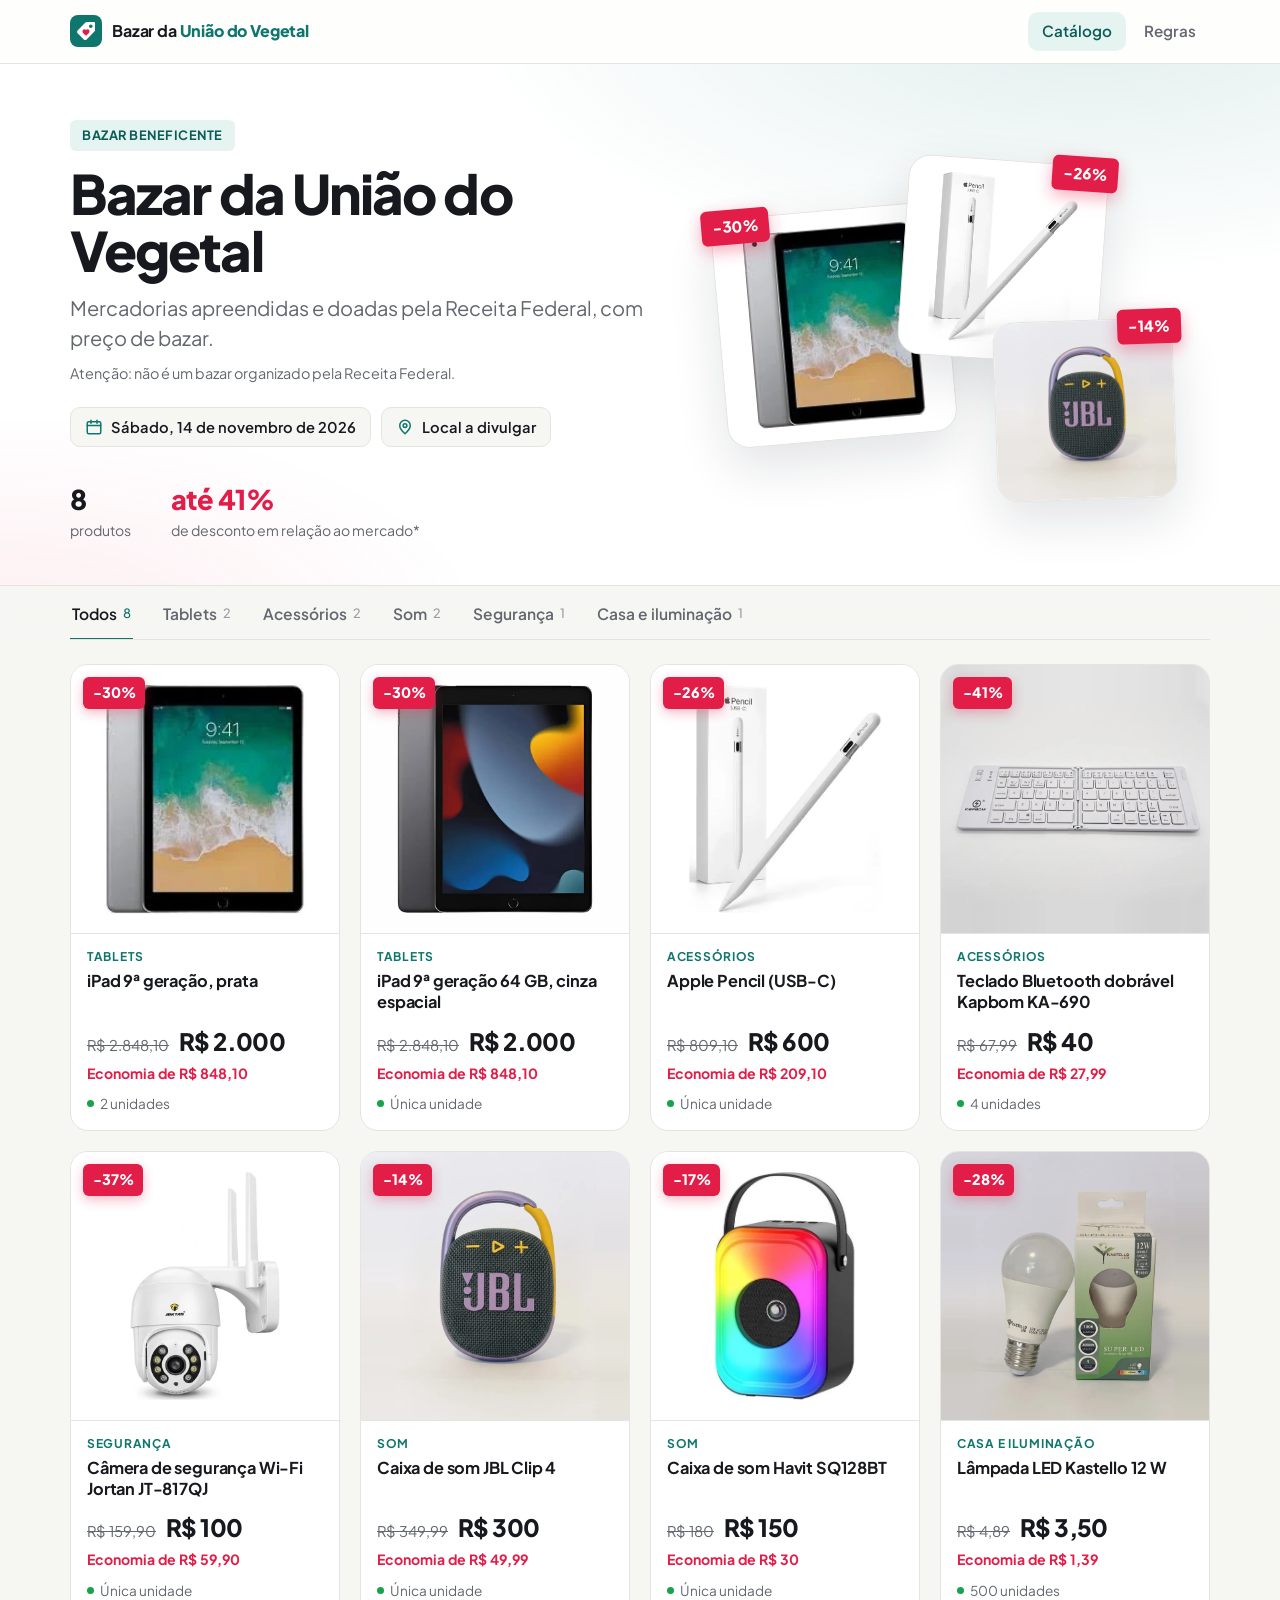
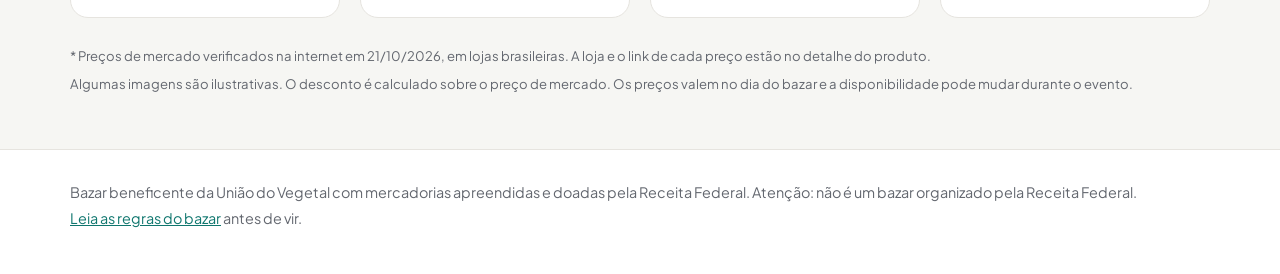
<file: index.html>
<!doctype html>
<html lang="pt-BR">
<head>
  <meta charset="utf-8">
  <meta name="viewport" content="width=device-width, initial-scale=1">
  <title>Bazar da União do Vegetal | Catálogo</title>
  <meta name="description" content="Catálogo do Bazar da União do Vegetal: bazar beneficente com mercadorias apreendidas e doadas pela Receita Federal, com preço de bazar.">
  <meta property="og:title" content="Bazar da União do Vegetal">
  <meta property="og:description" content="Bazar beneficente com mercadorias apreendidas e doadas pela Receita Federal. Sábado, 14 de novembro. Veja o catálogo.">
  <meta property="og:type" content="website">
  <meta name="theme-color" content="#ffffff">
  <link rel="icon" href="assets/img/icone.svg" type="image/svg+xml">
  <link rel="preconnect" href="https://fonts.googleapis.com">
  <link rel="preconnect" href="https://fonts.gstatic.com" crossorigin>
  <link href="https://fonts.googleapis.com/css2?family=Plus+Jakarta+Sans:wght@400;500;600;700;800&display=swap" rel="stylesheet">
  <link rel="stylesheet" href="assets/css/estilo.css">
  <script type="module" src="assets/js/catalogo.js"></script>
</head>
<body>
  <header class="topo">
    <div class="topo__dentro">
      <a class="marca" href="./">
        <img src="assets/img/icone.svg" alt="" width="32" height="32">
        <span>Bazar da <b>União do Vegetal</b></span>
      </a>
      <nav class="menu" aria-label="Principal">
        <a href="./" aria-current="page">Catálogo</a>
        <a href="regras.html">Regras</a>
      </nav>
    </div>
  </header>

  <main>
    <section class="hero">
      <div class="hero__dentro">
        <div class="hero__texto">
        <p class="hero__selo">Bazar beneficente</p>
        <h1 data-campo="nome">Bazar da União do Vegetal</h1>
        <p class="hero__chamada" data-campo="chamada">Mercadorias apreendidas e doadas pela Receita Federal, com preço de bazar.</p>
        <p class="hero__aviso">Atenção: não é um bazar organizado pela Receita Federal.</p>
        <ul class="hero__info" id="info"></ul>
        <dl class="numeros" id="numeros"></dl>
        </div>
        <div class="vitrine" id="vitrine" aria-hidden="true"></div>
      </div>
    </section>

    <section class="catalogo" aria-labelledby="titulo-catalogo">
      <h2 id="titulo-catalogo" class="sr">Produtos</h2>
      <div class="barra">
        <div class="barra__dentro">
          <div class="abas" id="categorias" role="tablist" aria-label="Categorias"></div>
        </div>
      </div>

      <div class="grade" id="grade" aria-live="polite"></div>
      <p class="vazio" id="vazio" hidden>Nenhum produto nesta categoria.</p>

      <p class="nota" id="verificado" hidden></p>
      <p class="nota" id="nota"></p>
    </section>
  </main>

  <footer class="rodape">
    <div class="rodape__dentro">
      <p data-campo="aviso"></p>
      <p><a href="regras.html">Leia as regras do bazar</a> antes de vir.</p>
    </div>
  </footer>

  <dialog class="detalhe" id="detalhe" aria-labelledby="detalhe-nome">
    <div class="detalhe__caixa" id="detalhe-conteudo"></div>
  </dialog>
</body>
</html>
</file>
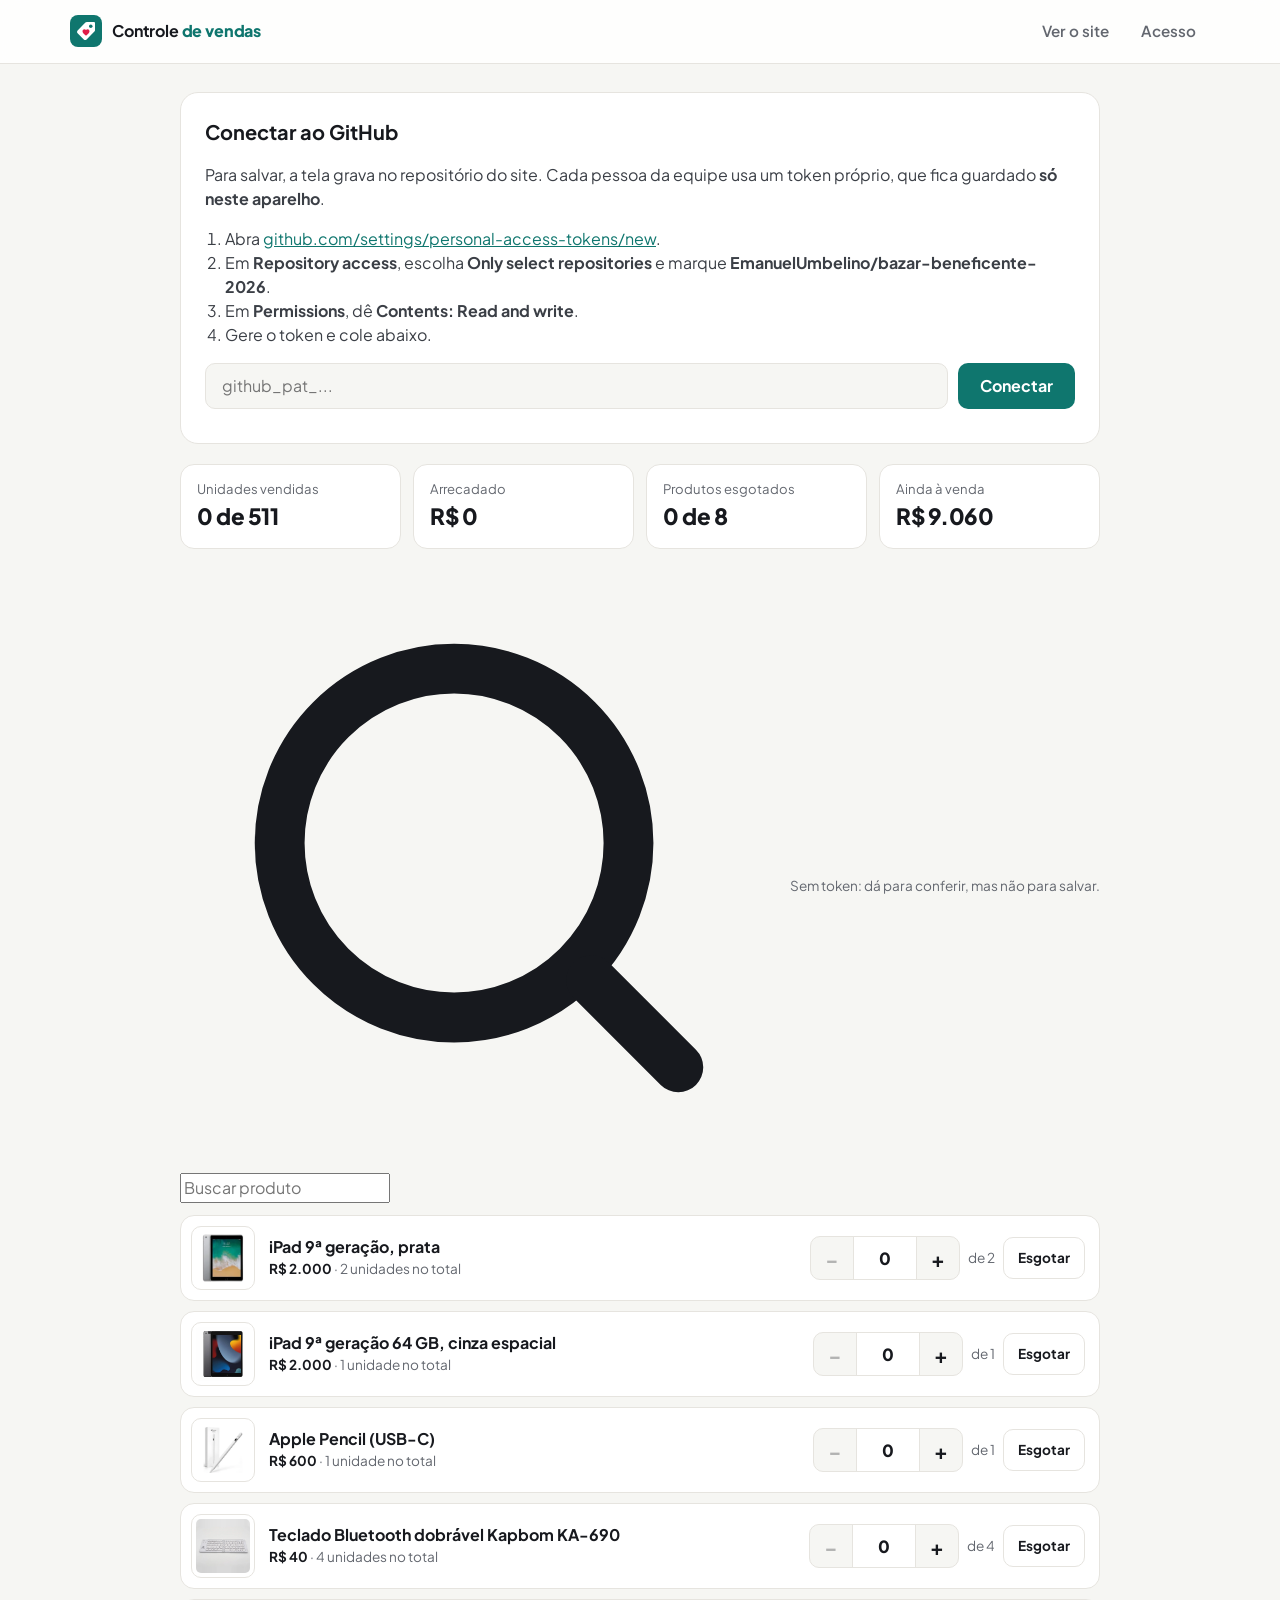
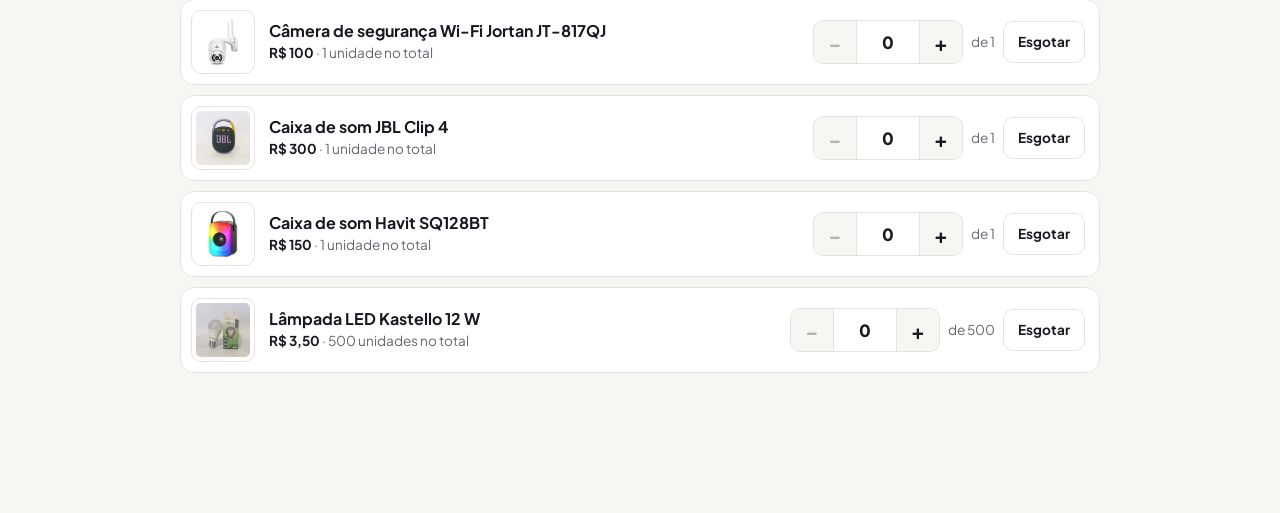
<file: admin.html>
<!doctype html>
<html lang="pt-BR">
<head>
  <meta charset="utf-8">
  <meta name="viewport" content="width=device-width, initial-scale=1">
  <meta name="robots" content="noindex, nofollow">
  <title>Controle de vendas | Bazar da União do Vegetal</title>
  <meta name="theme-color" content="#ffffff">
  <link rel="icon" href="assets/img/icone.svg" type="image/svg+xml">
  <link rel="preconnect" href="https://fonts.googleapis.com">
  <link rel="preconnect" href="https://fonts.gstatic.com" crossorigin>
  <link href="https://fonts.googleapis.com/css2?family=Plus+Jakarta+Sans:wght@400;500;600;700;800&display=swap" rel="stylesheet">
  <link rel="stylesheet" href="assets/css/estilo.css">
  <link rel="stylesheet" href="assets/css/admin.css">
  <script type="module" src="assets/js/admin.js"></script>
</head>
<body>
  <header class="topo">
    <div class="topo__dentro">
      <a class="marca" href="./">
        <img src="assets/img/icone.svg" alt="" width="32" height="32">
        <span>Controle <b>de vendas</b></span>
      </a>
      <nav class="menu" aria-label="Principal">
        <a href="./" target="_blank" rel="noopener">Ver o site</a>
        <button type="button" class="menu__botao" id="abrir-acesso">Acesso</button>
      </nav>
    </div>
  </header>

  <main class="painel">
    <section class="acesso" id="acesso" hidden>
      <h2>Conectar ao GitHub</h2>
      <p>Para salvar, a tela grava no repositório do site. Cada pessoa da equipe usa um token próprio, que fica guardado <b>só neste aparelho</b>.</p>
      <ol>
        <li>Abra <a href="https://github.com/settings/personal-access-tokens/new" target="_blank" rel="noopener">github.com/settings/personal-access-tokens/new</a>.</li>
        <li>Em <b>Repository access</b>, escolha <b>Only select repositories</b> e marque <b id="nome-repo">o repositório do bazar</b>.</li>
        <li>Em <b>Permissions</b>, dê <b>Contents: Read and write</b>.</li>
        <li>Gere o token e cole abaixo.</li>
      </ol>
      <form id="form-token" class="acesso__form">
        <input id="token" type="password" placeholder="github_pat_..." autocomplete="off" required aria-label="Token do GitHub">
        <button class="botao" type="submit">Conectar</button>
      </form>
      <p class="acesso__sair" id="sair-linha" hidden>Conectado. <button type="button" class="link" id="sair">Desconectar este aparelho</button></p>
      <p class="acesso__msg" id="acesso-msg" role="status"></p>
    </section>

    <section class="resumo" id="resumo" aria-label="Resumo"></section>

    <div class="painel__barra">
      <label class="busca">
        <svg viewBox="0 0 24 24" aria-hidden="true"><circle cx="11" cy="11" r="7"/><path d="m20 20-3.5-3.5"/></svg>
        <input id="busca" type="search" placeholder="Buscar produto" autocomplete="off" aria-label="Buscar produto">
      </label>
      <p class="painel__fonte" id="fonte"></p>
    </div>

    <div class="linhas" id="linhas"></div>
  </main>

  <div class="salvar" id="salvar" hidden>
    <div class="salvar__dentro">
      <p id="salvar-texto"></p>
      <div class="salvar__botoes">
        <button type="button" class="botao botao--claro" id="desfazer">Desfazer</button>
        <button type="button" class="botao" id="gravar">Salvar</button>
      </div>
    </div>
  </div>

  <div class="aviso-flutuante" id="toast" role="status" hidden></div>
</body>
</html>
</file>
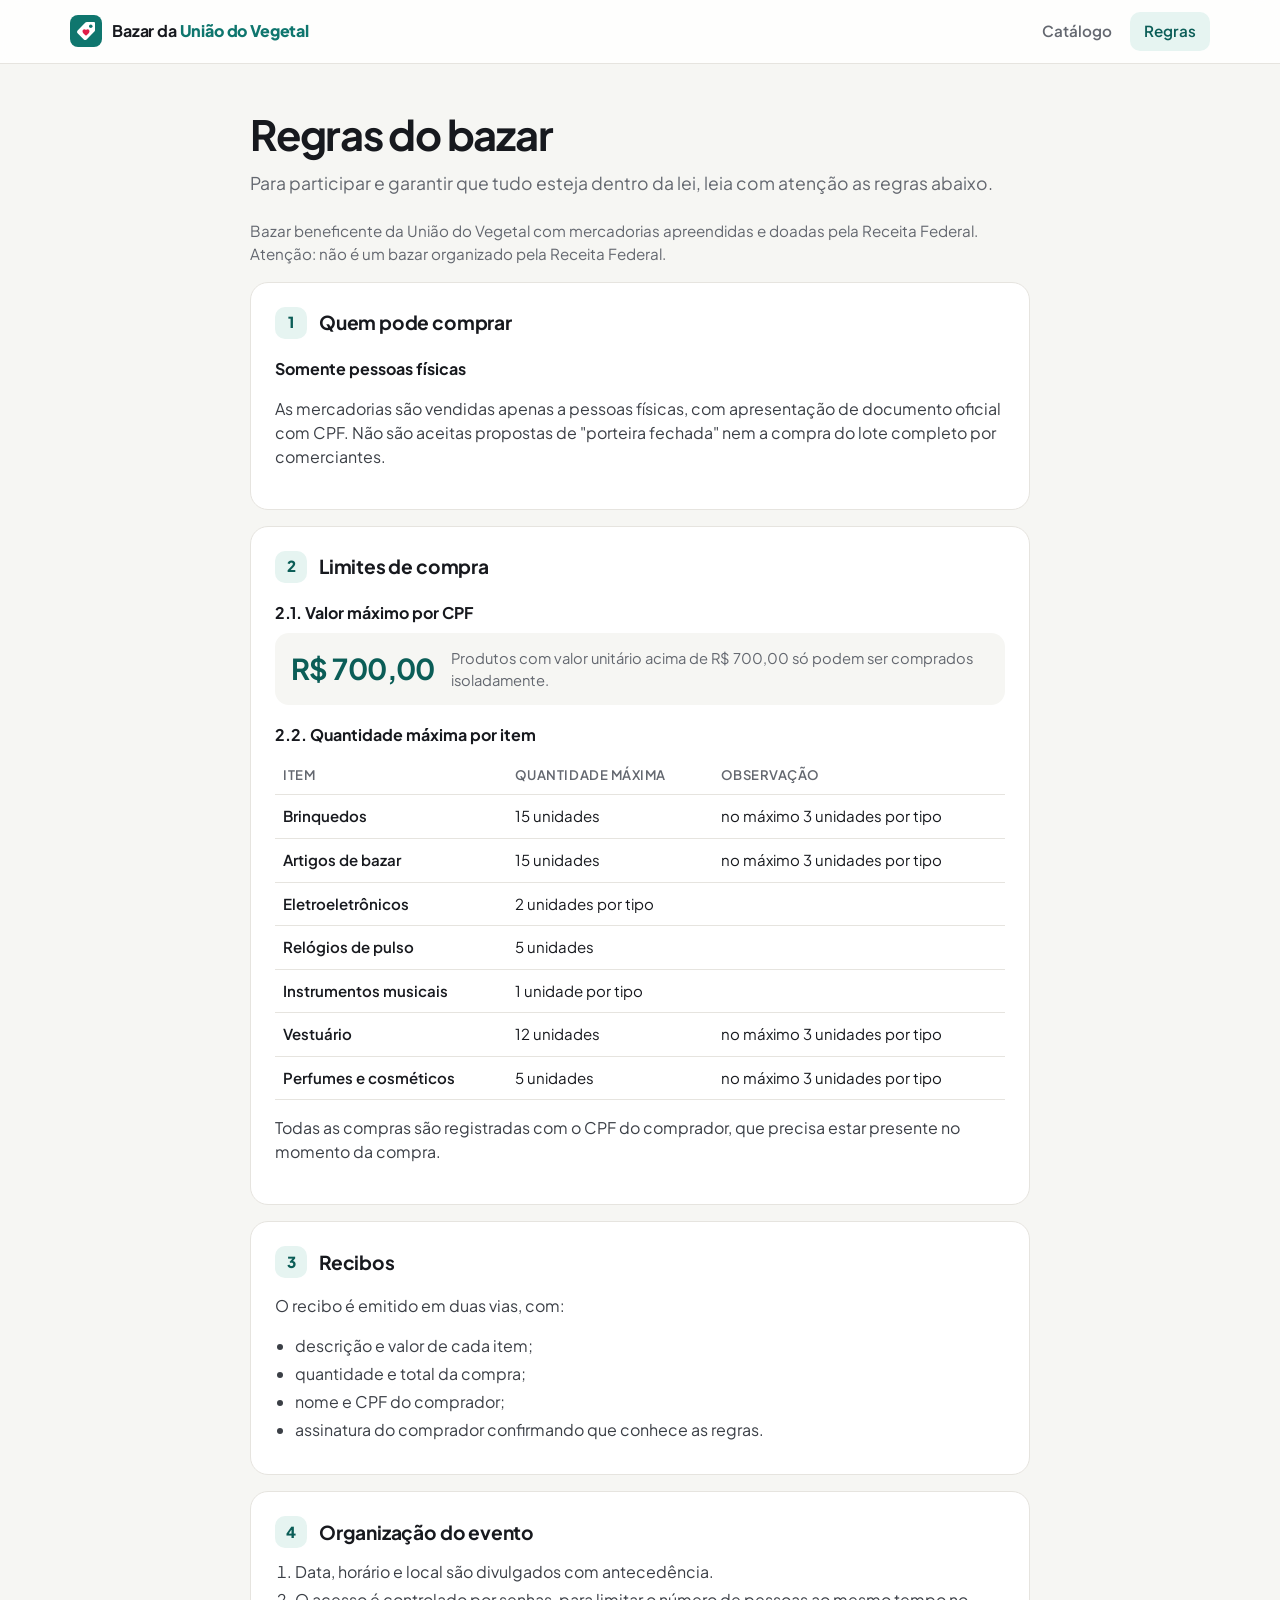
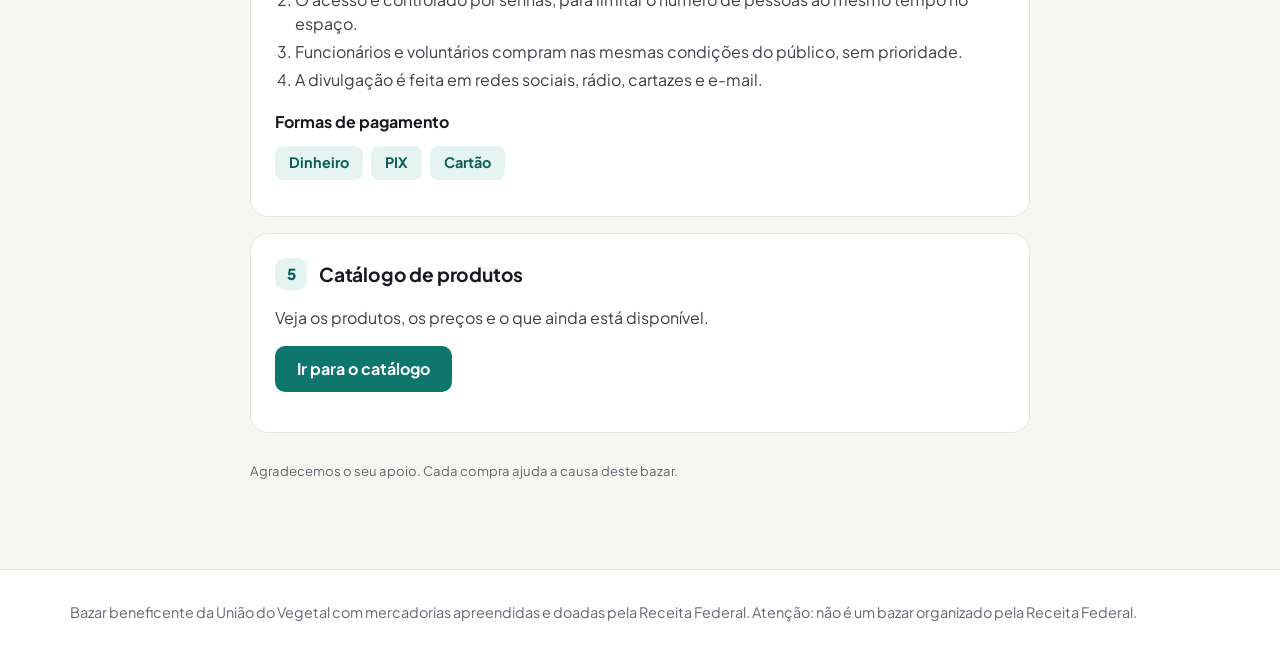
<file: regras.html>
<!doctype html>
<html lang="pt-BR">
<head>
  <meta charset="utf-8">
  <meta name="viewport" content="width=device-width, initial-scale=1">
  <title>Regras | Bazar da União do Vegetal</title>
  <meta name="description" content="Regras de compra do Bazar da União do Vegetal: público, limites por CPF, recibos, organização e pagamento.">
  <meta name="theme-color" content="#ffffff">
  <link rel="icon" href="assets/img/icone.svg" type="image/svg+xml">
  <link rel="preconnect" href="https://fonts.googleapis.com">
  <link rel="preconnect" href="https://fonts.gstatic.com" crossorigin>
  <link href="https://fonts.googleapis.com/css2?family=Plus+Jakarta+Sans:wght@400;500;600;700;800&display=swap" rel="stylesheet">
  <link rel="stylesheet" href="assets/css/estilo.css">
</head>
<body>
  <header class="topo">
    <div class="topo__dentro">
      <a class="marca" href="./">
        <img src="assets/img/icone.svg" alt="" width="32" height="32">
        <span>Bazar da <b>União do Vegetal</b></span>
      </a>
      <nav class="menu" aria-label="Principal">
        <a href="./">Catálogo</a>
        <a href="regras.html" aria-current="page">Regras</a>
      </nav>
    </div>
  </header>

  <main class="pagina">
    <h1>Regras do bazar</h1>
    <p class="intro">Para participar e garantir que tudo esteja dentro da lei, leia com atenção as regras abaixo.</p>

    <p class="aviso-texto" data-campo="aviso">Bazar beneficente da União do Vegetal com mercadorias apreendidas e doadas pela Receita Federal. Atenção: não é um bazar organizado pela Receita Federal.</p>

    <section class="secao">
      <h2><span>1</span>Quem pode comprar</h2>
      <h3>Somente pessoas físicas</h3>
      <p>As mercadorias são vendidas apenas a pessoas físicas, com apresentação de documento oficial com CPF. Não são aceitas propostas de "porteira fechada" nem a compra do lote completo por comerciantes.</p>
    </section>

    <section class="secao">
      <h2><span>2</span>Limites de compra</h2>
      <h3>2.1. Valor máximo por CPF</h3>
      <div class="destaque-valor">
        <strong>R$ 700,00</strong>
        <span>Produtos com valor unitário acima de R$ 700,00 só podem ser comprados isoladamente.</span>
      </div>

      <h3>2.2. Quantidade máxima por item</h3>
      <table class="tabela">
        <thead>
          <tr><th>Item</th><th>Quantidade máxima</th><th>Observação</th></tr>
        </thead>
        <tbody>
          <tr><td>Brinquedos</td><td>15 unidades<span class="obs-celular">no máximo 3 por tipo</span></td><td>no máximo 3 unidades por tipo</td></tr>
          <tr><td>Artigos de bazar</td><td>15 unidades<span class="obs-celular">no máximo 3 por tipo</span></td><td>no máximo 3 unidades por tipo</td></tr>
          <tr><td>Eletroeletrônicos</td><td>2 unidades por tipo</td><td></td></tr>
          <tr><td>Relógios de pulso</td><td>5 unidades</td><td></td></tr>
          <tr><td>Instrumentos musicais</td><td>1 unidade por tipo</td><td></td></tr>
          <tr><td>Vestuário</td><td>12 unidades<span class="obs-celular">no máximo 3 por tipo</span></td><td>no máximo 3 unidades por tipo</td></tr>
          <tr><td>Perfumes e cosméticos</td><td>5 unidades<span class="obs-celular">no máximo 3 por tipo</span></td><td>no máximo 3 unidades por tipo</td></tr>
        </tbody>
      </table>
      <p>Todas as compras são registradas com o CPF do comprador, que precisa estar presente no momento da compra.</p>
    </section>

    <section class="secao">
      <h2><span>3</span>Recibos</h2>
      <p>O recibo é emitido em duas vias, com:</p>
      <ul>
        <li>descrição e valor de cada item;</li>
        <li>quantidade e total da compra;</li>
        <li>nome e CPF do comprador;</li>
        <li>assinatura do comprador confirmando que conhece as regras.</li>
      </ul>
    </section>

    <section class="secao">
      <h2><span>4</span>Organização do evento</h2>
      <ol>
        <li>Data, horário e local são divulgados com antecedência.</li>
        <li>O acesso é controlado por senhas, para limitar o número de pessoas ao mesmo tempo no espaço.</li>
        <li>Funcionários e voluntários compram nas mesmas condições do público, sem prioridade.</li>
        <li>A divulgação é feita em redes sociais, rádio, cartazes e e-mail.</li>
      </ol>
      <h3>Formas de pagamento</h3>
      <ul class="pagamento">
        <li>Dinheiro</li>
        <li>PIX</li>
        <li>Cartão</li>
      </ul>
    </section>

    <section class="secao">
      <h2><span>5</span>Catálogo de produtos</h2>
      <p>Veja os produtos, os preços e o que ainda está disponível.</p>
      <p><a class="botao" href="./">Ir para o catálogo</a></p>
      <p id="contato" hidden></p>
    </section>

    <p class="nota" style="padding:0">Agradecemos o seu apoio. Cada compra ajuda a causa deste bazar.</p>
  </main>

  <footer class="rodape">
    <div class="rodape__dentro">
      <p data-campo="aviso">Bazar beneficente da União do Vegetal com mercadorias apreendidas e doadas pela Receita Federal. Atenção: não é um bazar organizado pela Receita Federal.</p>
    </div>
  </footer>

  <script type="module">
    import { carregarJson, el } from './assets/js/comum.js';
    carregarJson('data/produtos.json').then(({ bazar }) => {
      document.querySelectorAll('[data-campo]').forEach((no) => { if (bazar[no.dataset.campo]) no.textContent = bazar[no.dataset.campo]; });
      const contato = document.getElementById('contato');
      if (bazar.instagram) {
        contato.replaceChildren('Dúvidas? Fale com a gente no Instagram: ',
          el('a', { href: `https://instagram.com/${bazar.instagram.replace('@', '')}`, target: '_blank', rel: 'noopener' }, bazar.instagram));
        contato.hidden = false;
      } else if (bazar.contato) {
        contato.textContent = `Dúvidas? ${bazar.contato}`;
        contato.hidden = false;
      }
    }).catch(() => {});
  </script>
</body>
</html>
</file>
<file: assets/css/estilo.css>
:root {
  --fundo: #f6f6f3;
  --superficie: #ffffff;
  --tinta: #17191e;
  --suave: #63676f;
  --linha: #e6e4df;
  --marca: #0f766e;
  --marca-escura: #0b5d57;
  --marca-clara: #e6f4f1;
  --oferta: #e11d48;
  --oferta-clara: #ffe4ea;
  --aviso: #fff7e6;
  --aviso-linha: #f3d9a4;
  --raio: 18px;
  --sombra: 0 1px 2px rgb(16 24 40 / 0.04), 0 6px 20px rgb(16 24 40 / 0.06);
  --largura: 1180px;
  --fonte: 'Plus Jakarta Sans', system-ui, -apple-system, 'Segoe UI', Roboto, sans-serif;
}

*, *::before, *::after { box-sizing: border-box; }
html { -webkit-text-size-adjust: 100%; scroll-behavior: smooth; }
body {
  margin: 0;
  font-family: var(--fonte);
  color: var(--tinta);
  background: var(--fundo);
  line-height: 1.5;
  -webkit-font-smoothing: antialiased;
}
img { max-width: 100%; display: block; }
a { color: var(--marca); }
button, input, select { font: inherit; color: inherit; }
svg { fill: none; stroke: currentColor; stroke-width: 2; stroke-linecap: round; stroke-linejoin: round; }
.sr { position: absolute; width: 1px; height: 1px; overflow: hidden; clip: rect(0 0 0 0); white-space: nowrap; }
:focus-visible { outline: 3px solid color-mix(in srgb, var(--marca) 55%, transparent); outline-offset: 2px; }

/* Topo */
.topo {
  position: sticky; top: 0; z-index: 20;
  background: rgb(255 255 255 / 0.86);
  backdrop-filter: saturate(180%) blur(12px);
  -webkit-backdrop-filter: saturate(180%) blur(12px);
  border-bottom: 1px solid var(--linha);
}
.topo__dentro {
  max-width: var(--largura); margin: 0 auto; padding: 12px 20px;
  display: flex; align-items: center; justify-content: space-between; gap: 16px;
}
.marca { display: flex; align-items: center; gap: 10px; text-decoration: none; color: var(--tinta); font-weight: 700; letter-spacing: -0.01em; }
.marca b { color: var(--marca); font-weight: 800; }
.menu { display: flex; gap: 4px; }
.menu a {
  text-decoration: none; color: var(--suave); font-weight: 600; font-size: 0.95rem;
  padding: 8px 14px; border-radius: 10px;
}
.menu a:hover { color: var(--tinta); background: var(--fundo); }
.menu a[aria-current='page'] { color: var(--marca-escura); background: var(--marca-clara); }

/* Hero */
.hero {
  background:
    radial-gradient(900px 380px at 85% -10%, rgb(15 118 110 / 0.12), transparent 70%),
    radial-gradient(700px 320px at 0% 110%, rgb(225 29 72 / 0.08), transparent 70%),
    var(--superficie);
  border-bottom: 1px solid var(--linha);
}
.hero__dentro { max-width: var(--largura); margin: 0 auto; padding: 56px 20px 44px; }
@media (min-width: 900px) {
  .hero__dentro { display: grid; grid-template-columns: 1.15fr 1fr; align-items: center; gap: 40px; }
}
.vitrine { display: none; position: relative; height: 340px; }
@media (min-width: 900px) { .vitrine { display: block; } }
.vitrine figure {
  position: absolute; margin: 0; background: #fff; border: 1px solid var(--linha); border-radius: 22px;
  box-shadow: 0 20px 50px rgb(16 24 40 / 0.12); overflow: visible;
}
.vitrine img { width: 100%; height: 100%; object-fit: cover; border-radius: 21px; }
.vitrine span {
  position: absolute; top: -10px; right: -10px; background: var(--oferta); color: #fff; font-weight: 800;
  font-size: 0.95rem; padding: 6px 11px; border-radius: 6px; box-shadow: 0 6px 16px rgb(225 29 72 / 0.35);
}
.vitrine figure:nth-child(1) span { right: auto; left: -10px; }
.vitrine figure:nth-child(1) { width: 230px; height: 230px; left: 4%; top: 50px; transform: rotate(-5deg); }
.vitrine figure:nth-child(2) { width: 200px; height: 200px; left: 40%; top: 0; transform: rotate(4deg); z-index: 1; }
.vitrine figure:nth-child(3) { width: 180px; height: 180px; left: 58%; top: 160px; transform: rotate(-2deg); z-index: 2; }
.hero__selo {
  display: inline-block; margin: 0 0 14px; padding: 6px 12px; border-radius: 6px;
  background: var(--marca-clara); color: var(--marca-escura); font-weight: 700; font-size: 0.8rem;
  letter-spacing: 0.04em; text-transform: uppercase;
}
.hero h1 { margin: 0; font-size: clamp(2rem, 5vw, 3.4rem); line-height: 1.05; letter-spacing: -0.035em; font-weight: 800; }
.hero__chamada { margin: 14px 0 0; max-width: 40ch; font-size: clamp(1.05rem, 2vw, 1.25rem); color: var(--suave); }
.hero__info { list-style: none; padding: 0; margin: 22px 0 0; display: flex; flex-wrap: wrap; gap: 10px; }
.hero__info li {
  display: inline-flex; align-items: center; gap: 8px;
  padding: 8px 14px; border-radius: 10px; background: var(--fundo); border: 1px solid var(--linha);
  font-weight: 600; font-size: 0.92rem;
}
.hero__info svg { width: 18px; height: 18px; color: var(--marca); flex: none; }
.numeros { display: flex; flex-wrap: wrap; gap: 12px 40px; margin: 32px 0 0; }
.numeros div { display: flex; flex-direction: column-reverse; }
.numeros dt { color: var(--suave); font-size: 0.88rem; }
.numeros dd { margin: 0; font-size: 1.7rem; font-weight: 800; letter-spacing: -0.02em; }
.numeros div:last-child dd { color: var(--oferta); }

.hero__aviso { margin: 10px 0 0; color: var(--suave); font-size: 0.9rem; }
.aviso-texto { margin: 0 0 8px; color: var(--suave); font-size: 0.95rem; }

/* Abas de categoria */
.barra { position: sticky; top: 57px; z-index: 10; background: color-mix(in srgb, var(--fundo) 92%, transparent); backdrop-filter: blur(10px); -webkit-backdrop-filter: blur(10px); }
.barra__dentro { max-width: var(--largura); margin: 0 auto; padding: 0 20px; }
.abas { display: flex; gap: 28px; overflow-x: auto; scrollbar-width: none; border-bottom: 1px solid var(--linha); }
.abas::-webkit-scrollbar { display: none; }
.aba {
  flex: none; display: inline-flex; align-items: center; gap: 6px;
  padding: 16px 2px 13px; margin-bottom: -1px; border: 0; border-bottom: 2px solid transparent; background: none;
  font-weight: 600; font-size: 0.97rem; color: var(--suave); cursor: pointer; transition: color 0.15s, border-color 0.15s;
}
.aba:hover { color: var(--tinta); }
.aba__n { font-size: 0.8rem; font-weight: 500; color: #9a9da3; }
.aba[aria-selected='true'] { color: var(--tinta); border-bottom-color: var(--marca); }
.aba[aria-selected='true'] .aba__n { color: var(--marca); }

/* Grade */
.catalogo { padding-bottom: 32px; }
.grade {
  max-width: var(--largura); margin: 0 auto; padding: 24px 20px 0;
  display: grid; gap: 20px; grid-template-columns: repeat(auto-fill, minmax(240px, 1fr));
}
.card {
  position: relative; display: flex; flex-direction: column;
  background: var(--superficie); border: 1px solid var(--linha); border-radius: var(--raio);
  overflow: hidden; transition: transform 0.18s ease, box-shadow 0.18s ease;
}
.card:hover { transform: translateY(-2px); box-shadow: var(--sombra); }
.card__foto { position: relative; aspect-ratio: 1; background: #fff; border-bottom: 1px solid var(--linha); }
.card__foto img { width: 100%; height: 100%; object-fit: cover; }
.selo {
  position: absolute; top: 12px; left: 12px;
  background: var(--oferta); color: #fff; font-weight: 800; font-size: 0.9rem; letter-spacing: -0.01em;
  padding: 5px 10px; border-radius: 6px; box-shadow: 0 4px 12px rgb(225 29 72 / 0.3);
}
.tarja {
  position: absolute; inset: auto 12px 12px 12px; text-align: center;
  background: rgb(23 25 30 / 0.86); color: #fff; font-weight: 700; padding: 8px; border-radius: 10px;
  letter-spacing: 0.06em; text-transform: uppercase; font-size: 0.8rem;
}
.card--esgotado .card__foto img { filter: grayscale(1); opacity: 0.5; }
.card--esgotado .preco__por { color: var(--suave); }
.card__corpo { padding: 14px 16px 16px; display: flex; flex-direction: column; gap: 4px; flex: 1; }
.card__cat { margin: 0; color: var(--marca); font-size: 0.75rem; font-weight: 700; letter-spacing: 0.06em; text-transform: uppercase; }
.card__nome { margin: 0 0 6px; font-size: 1.02rem; line-height: 1.3; font-weight: 700; letter-spacing: -0.01em; }
.card__abrir { all: unset; cursor: pointer; }
.card__abrir::after { content: ''; position: absolute; inset: 0; border-radius: var(--raio); }
.card__abrir:focus-visible::after { outline: 3px solid color-mix(in srgb, var(--marca) 55%, transparent); outline-offset: -3px; }
.preco { display: flex; align-items: baseline; gap: 10px; flex-wrap: wrap; margin-top: auto; }
.preco__de { color: var(--suave); font-size: 0.92rem; }
.preco__por { font-size: 1.5rem; font-weight: 800; letter-spacing: -0.025em; }
.card__economia { margin: 0; color: var(--oferta); font-weight: 700; font-size: 0.88rem; }
.card__estoque { margin: 6px 0 0; color: var(--suave); font-size: 0.85rem; display: flex; align-items: center; gap: 6px; }
.card__estoque::before { content: ''; width: 7px; height: 7px; border-radius: 50%; background: #16a34a; }
.card__estoque--fim::before { background: #9ca3af; }

.vazio { max-width: var(--largura); margin: 24px auto; padding: 0 20px; color: var(--suave); text-align: center; }
.nota { max-width: var(--largura); margin: 28px auto 0; padding: 0 20px; color: var(--suave); font-size: 0.82rem; }
.nota + .nota { margin-top: 8px; }

/* Detalhe */
.detalhe {
  border: 0; padding: 0; border-radius: 24px; width: min(920px, calc(100% - 32px)); max-height: calc(100dvh - 32px);
  background: var(--superficie); color: var(--tinta); box-shadow: 0 30px 80px rgb(0 0 0 / 0.25);
}
.detalhe::backdrop { background: rgb(17 19 24 / 0.55); backdrop-filter: blur(3px); }
.detalhe[open] { animation: entrar 0.2s ease; }
@keyframes entrar { from { opacity: 0; transform: translateY(12px) scale(0.98); } }
.detalhe__caixa { position: relative; display: grid; grid-template-columns: 1fr 1fr; }
.detalhe__fechar {
  position: absolute; top: 12px; right: 12px; z-index: 2; width: 40px; height: 40px; border-radius: 50%;
  border: 1px solid var(--linha); background: rgb(255 255 255 / 0.92); cursor: pointer; display: grid; place-items: center;
}
.detalhe__fechar svg { width: 20px; height: 20px; }
.detalhe__foto { position: relative; background: #fff; border-right: 1px solid var(--linha); display: grid; place-items: center; }
.detalhe__foto img { width: 100%; aspect-ratio: 1; object-fit: cover; }
.detalhe__ilustrativa { position: absolute; bottom: 12px; left: 16px; font-size: 0.75rem; color: var(--suave); }
.detalhe__info { padding: 32px 28px 28px; display: flex; flex-direction: column; gap: 10px; overflow-y: auto; }
.detalhe__info h2 { margin: 0; font-size: 1.6rem; line-height: 1.15; letter-spacing: -0.025em; padding-right: 36px; }
.detalhe__modelo { margin: -4px 0 0; color: var(--suave); font-size: 0.9rem; }
.detalhe__preco {
  display: flex; align-items: center; justify-content: space-between; gap: 12px;
  padding: 16px; margin-top: 6px; border-radius: 14px; background: var(--fundo);
}
.detalhe__preco > div { display: flex; flex-direction: column; }
.detalhe__preco .preco__por { font-size: 2rem; line-height: 1.1; }
.detalhe__un { color: var(--suave); font-size: 0.82rem; }
.selo--grande { position: static; font-size: 1.15rem; padding: 8px 14px; }
.detalhe__descricao { margin: 4px 0 0; color: #3b3f46; }
.detalhe__tabela { margin: 4px 0 0; border-top: 1px solid var(--linha); }
.detalhe__tabela div { display: flex; justify-content: space-between; gap: 16px; padding: 10px 0; border-bottom: 1px solid var(--linha); font-size: 0.92rem; }
.detalhe__tabela dt { color: var(--suave); }
.detalhe__tabela dd { margin: 0; font-weight: 600; text-align: right; }
.detalhe__alerta { margin: 4px 0 0; padding: 10px 14px; border-radius: 12px; background: var(--aviso); border: 1px solid var(--aviso-linha); color: #6b4a07; font-size: 0.88rem; }
.detalhe__regras { font-weight: 600; font-size: 0.92rem; margin-top: 4px; }

/* Regras */
.pagina { max-width: 820px; margin: 0 auto; padding: 48px 20px 64px; }
.pagina h1 { font-size: clamp(1.9rem, 4vw, 2.6rem); letter-spacing: -0.03em; line-height: 1.1; margin: 0 0 12px; }
.pagina > p.intro { color: var(--suave); font-size: 1.1rem; margin: 0 0 24px; }
.secao { background: var(--superficie); border: 1px solid var(--linha); border-radius: var(--raio); padding: 24px; margin-top: 16px; }
.secao h2 { display: flex; align-items: center; gap: 12px; margin: 0 0 12px; font-size: 1.2rem; letter-spacing: -0.01em; }
.secao h2 span {
  display: grid; place-items: center; width: 32px; height: 32px; flex: none; border-radius: 10px;
  background: var(--marca-clara); color: var(--marca-escura); font-size: 0.95rem; font-weight: 800;
}
.secao h3 { font-size: 1rem; margin: 18px 0 8px; }
.secao p, .secao li { color: #3b3f46; }
.secao ul, .secao ol { padding-left: 20px; margin: 8px 0; }
.secao li { margin: 4px 0; }
.destaque-valor {
  display: flex; align-items: center; gap: 16px; flex-wrap: wrap;
  padding: 14px 16px; border-radius: 14px; background: var(--fundo); margin: 8px 0;
}
.destaque-valor strong { font-size: 1.8rem; letter-spacing: -0.02em; color: var(--marca-escura); }
.destaque-valor span { color: var(--suave); font-size: 0.92rem; flex: 1 1 260px; }
.tabela { width: 100%; border-collapse: collapse; font-size: 0.94rem; margin-top: 4px; }
.tabela th, .tabela td { text-align: left; padding: 10px 8px; border-bottom: 1px solid var(--linha); vertical-align: top; }
.tabela th { color: var(--suave); font-weight: 600; font-size: 0.82rem; text-transform: uppercase; letter-spacing: 0.04em; }
.tabela td:first-child { font-weight: 600; }
.pagamento { display: flex; gap: 8px; flex-wrap: wrap; list-style: none; padding: 0 !important; }
.pagamento li { padding: 6px 14px; border-radius: 8px; background: var(--marca-clara); color: var(--marca-escura); font-weight: 700; font-size: 0.9rem; }
.botao {
  display: inline-flex; align-items: center; justify-content: center; gap: 8px; height: 46px; padding: 0 22px;
  border-radius: 10px; border: 0; background: var(--marca); color: #fff; font-weight: 700; text-decoration: none; cursor: pointer;
}
.botao:hover { background: var(--marca-escura); }
.botao--claro { background: var(--superficie); color: var(--tinta); border: 1px solid var(--linha); }
.botao--claro:hover { background: var(--fundo); }

/* Rodapé */
.rodape { border-top: 1px solid var(--linha); background: var(--superficie); margin-top: 24px; }
.rodape__dentro { max-width: var(--largura); margin: 0 auto; padding: 28px 20px 40px; color: var(--suave); font-size: 0.9rem; }
.rodape p { margin: 4px 0; }

/* Celular */
@media (max-width: 720px) {
  .topo__dentro { padding: 10px 16px; }
  .marca span { font-size: 0.95rem; }
  .menu a { padding: 7px 11px; font-size: 0.9rem; }
  .hero__dentro { padding: 36px 16px 30px; }
  .numeros { display: grid; grid-template-columns: repeat(3, auto); justify-content: start; gap: 10px 22px; margin-top: 24px; }
  .numeros dt { font-size: 0.78rem; line-height: 1.3; }
  .numeros dd { font-size: 1.3rem; }
  .marca img { width: 28px; height: 28px; }
  .barra { top: 53px; }
  .barra__dentro { padding: 0; }
  .abas { gap: 22px; padding: 0 16px; }
  .aba { padding: 14px 2px 11px; font-size: 0.93rem; }
  .grade { padding: 16px 16px 0; gap: 12px; grid-template-columns: repeat(2, minmax(0, 1fr)); }
  .card { border-radius: 14px; }
  .card__corpo { padding: 10px 12px 12px; }
  .card__nome { font-size: 0.92rem; }
  .preco { gap: 2px 8px; }
  .preco__por { font-size: 1.2rem; }
  .preco__de { font-size: 0.8rem; }
  .card__economia, .card__estoque { font-size: 0.78rem; }
  .selo { top: 8px; left: 8px; font-size: 0.78rem; padding: 4px 8px; }
  .detalhe { width: 100%; max-width: 100%; max-height: 92dvh; margin: auto 0 0; border-radius: 22px 22px 0 0; }
  .detalhe[open] { animation: subir 0.22s ease; }
  @keyframes subir { from { transform: translateY(40px); opacity: 0; } }
  .detalhe__caixa { grid-template-columns: 1fr; }
  .detalhe__foto { border-right: 0; border-bottom: 1px solid var(--linha); }
  .detalhe__foto img { width: auto; height: 280px; }
  .detalhe__info { padding: 20px 18px 28px; }
  .detalhe__info h2 { font-size: 1.3rem; padding-right: 0; }
  .pagina { padding: 32px 16px 48px; }
  .secao { padding: 18px; }
  .tabela th:nth-child(3), .tabela td:nth-child(3) { display: none; }
  .tabela .obs-celular { display: block; color: var(--suave); font-weight: 400; font-size: 0.82rem; }
}
@media (min-width: 721px) { .tabela .obs-celular { display: none; } }
@media (max-width: 360px) { .grade { grid-template-columns: 1fr; } }
@media (prefers-reduced-motion: reduce) { * { animation: none !important; transition: none !important; scroll-behavior: auto !important; } }
</file>
<file: assets/css/admin.css>
.menu__botao {
  border: 0; background: transparent; cursor: pointer;
  color: var(--suave); font-weight: 600; font-size: 0.95rem; padding: 8px 14px; border-radius: 10px;
}
.menu__botao:hover { color: var(--tinta); background: var(--fundo); }

.painel { max-width: 960px; margin: 0 auto; padding: 28px 20px 140px; }

.acesso { background: var(--superficie); border: 1px solid var(--linha); border-radius: var(--raio); padding: 24px; margin-bottom: 20px; }
.acesso h2 { margin: 0 0 8px; font-size: 1.25rem; }
.acesso p, .acesso li { color: #3b3f46; }
.acesso ol { padding-left: 20px; }
.acesso__form { display: flex; gap: 10px; flex-wrap: wrap; margin-top: 12px; }
.acesso__form input {
  flex: 1 1 280px; height: 46px; padding: 0 16px; border-radius: 10px; border: 1px solid var(--linha); background: var(--fundo);
}
.acesso__msg { margin: 10px 0 0; font-weight: 600; }
.acesso__msg.erro { color: var(--oferta); }
.acesso__msg.ok { color: var(--marca); }
.link { all: unset; color: var(--oferta); font-weight: 600; cursor: pointer; text-decoration: underline; }

.resumo { display: grid; grid-template-columns: repeat(4, 1fr); gap: 12px; margin-bottom: 20px; }
.resumo div { background: var(--superficie); border: 1px solid var(--linha); border-radius: 14px; padding: 14px 16px; }
.resumo dt { color: var(--suave); font-size: 0.82rem; }
.resumo dd { margin: 2px 0 0; font-size: 1.4rem; font-weight: 800; letter-spacing: -0.02em; }

.painel__barra { display: flex; align-items: center; gap: 12px; flex-wrap: wrap; margin-bottom: 12px; }
.painel__barra .busca { flex: 1 1 260px; }
.painel__fonte { margin: 0; color: var(--suave); font-size: 0.85rem; }

.linhas { display: flex; flex-direction: column; gap: 10px; }
.linha {
  display: grid; grid-template-columns: 64px 1fr auto; align-items: center; gap: 14px;
  background: var(--superficie); border: 1px solid var(--linha); border-radius: 14px; padding: 10px 14px 10px 10px;
}
.linha--mudou { border-color: var(--marca); box-shadow: 0 0 0 3px rgb(15 118 110 / 0.12); }
.linha--fim { background: #fafaf9; }
.linha--fim img { filter: grayscale(1); opacity: 0.6; }
.linha img { width: 64px; height: 64px; object-fit: contain; background: #fff; border-radius: 10px; border: 1px solid var(--linha); padding: 4px; }
.linha__nome { margin: 0; font-weight: 700; line-height: 1.25; }
.linha__meta { margin: 2px 0 0; color: var(--suave); font-size: 0.85rem; }
.linha__meta b { color: var(--tinta); }
.linha__estado { display: inline-block; margin-left: 6px; padding: 1px 8px; border-radius: 5px; font-size: 0.75rem; font-weight: 700; }
.linha__estado--fim { background: #e5e7eb; color: #374151; }
.linha__estado--parcial { background: var(--marca-clara); color: var(--marca-escura); }

.controle { display: flex; align-items: center; gap: 8px; }
.passo { display: flex; align-items: center; border: 1px solid var(--linha); border-radius: 10px; overflow: hidden; background: var(--fundo); }
.passo button { width: 42px; height: 42px; border: 0; background: transparent; font-size: 1.3rem; font-weight: 700; cursor: pointer; }
.passo button:hover:not(:disabled) { background: #ecebe7; }
.passo button:disabled { opacity: 0.3; cursor: default; }
.passo input {
  width: 64px; height: 42px; border: 0; background: var(--superficie); text-align: center; font-weight: 800; font-size: 1.05rem;
  border-left: 1px solid var(--linha); border-right: 1px solid var(--linha); -moz-appearance: textfield;
}
.passo input::-webkit-outer-spin-button, .passo input::-webkit-inner-spin-button { -webkit-appearance: none; margin: 0; }
.controle__de { color: var(--suave); font-size: 0.85rem; white-space: nowrap; }
.botao-mini {
  height: 42px; padding: 0 14px; border-radius: 10px; border: 1px solid var(--linha); background: var(--superficie);
  font-weight: 700; font-size: 0.85rem; cursor: pointer; white-space: nowrap;
}
.botao-mini:hover { background: var(--fundo); }

.salvar { position: fixed; inset: auto 0 0 0; z-index: 30; padding: 12px 16px calc(12px + env(safe-area-inset-bottom)); background: rgb(255 255 255 / 0.94); backdrop-filter: blur(10px); border-top: 1px solid var(--linha); }
.salvar__dentro { max-width: 960px; margin: 0 auto; display: flex; align-items: center; justify-content: space-between; gap: 12px; flex-wrap: wrap; }
.salvar p { margin: 0; font-weight: 600; }
.salvar__botoes { display: flex; gap: 8px; }

.aviso-flutuante {
  position: fixed; left: 50%; bottom: 96px; transform: translateX(-50%); z-index: 40;
  background: var(--tinta); color: #fff; padding: 12px 18px; border-radius: 12px; font-weight: 600; box-shadow: var(--sombra);
  max-width: calc(100% - 32px);
}
.aviso-flutuante.erro { background: var(--oferta); }

@media (max-width: 720px) {
  .painel { padding: 20px 16px 150px; }
  .resumo { grid-template-columns: repeat(2, 1fr); }
  .linha { grid-template-columns: 52px 1fr; }
  .linha img { width: 52px; height: 52px; }
  .controle { grid-column: 1 / -1; justify-content: space-between; }
  .salvar__dentro { flex-direction: column; align-items: stretch; }
  .salvar__botoes .botao { flex: 1; }
}
</file>
